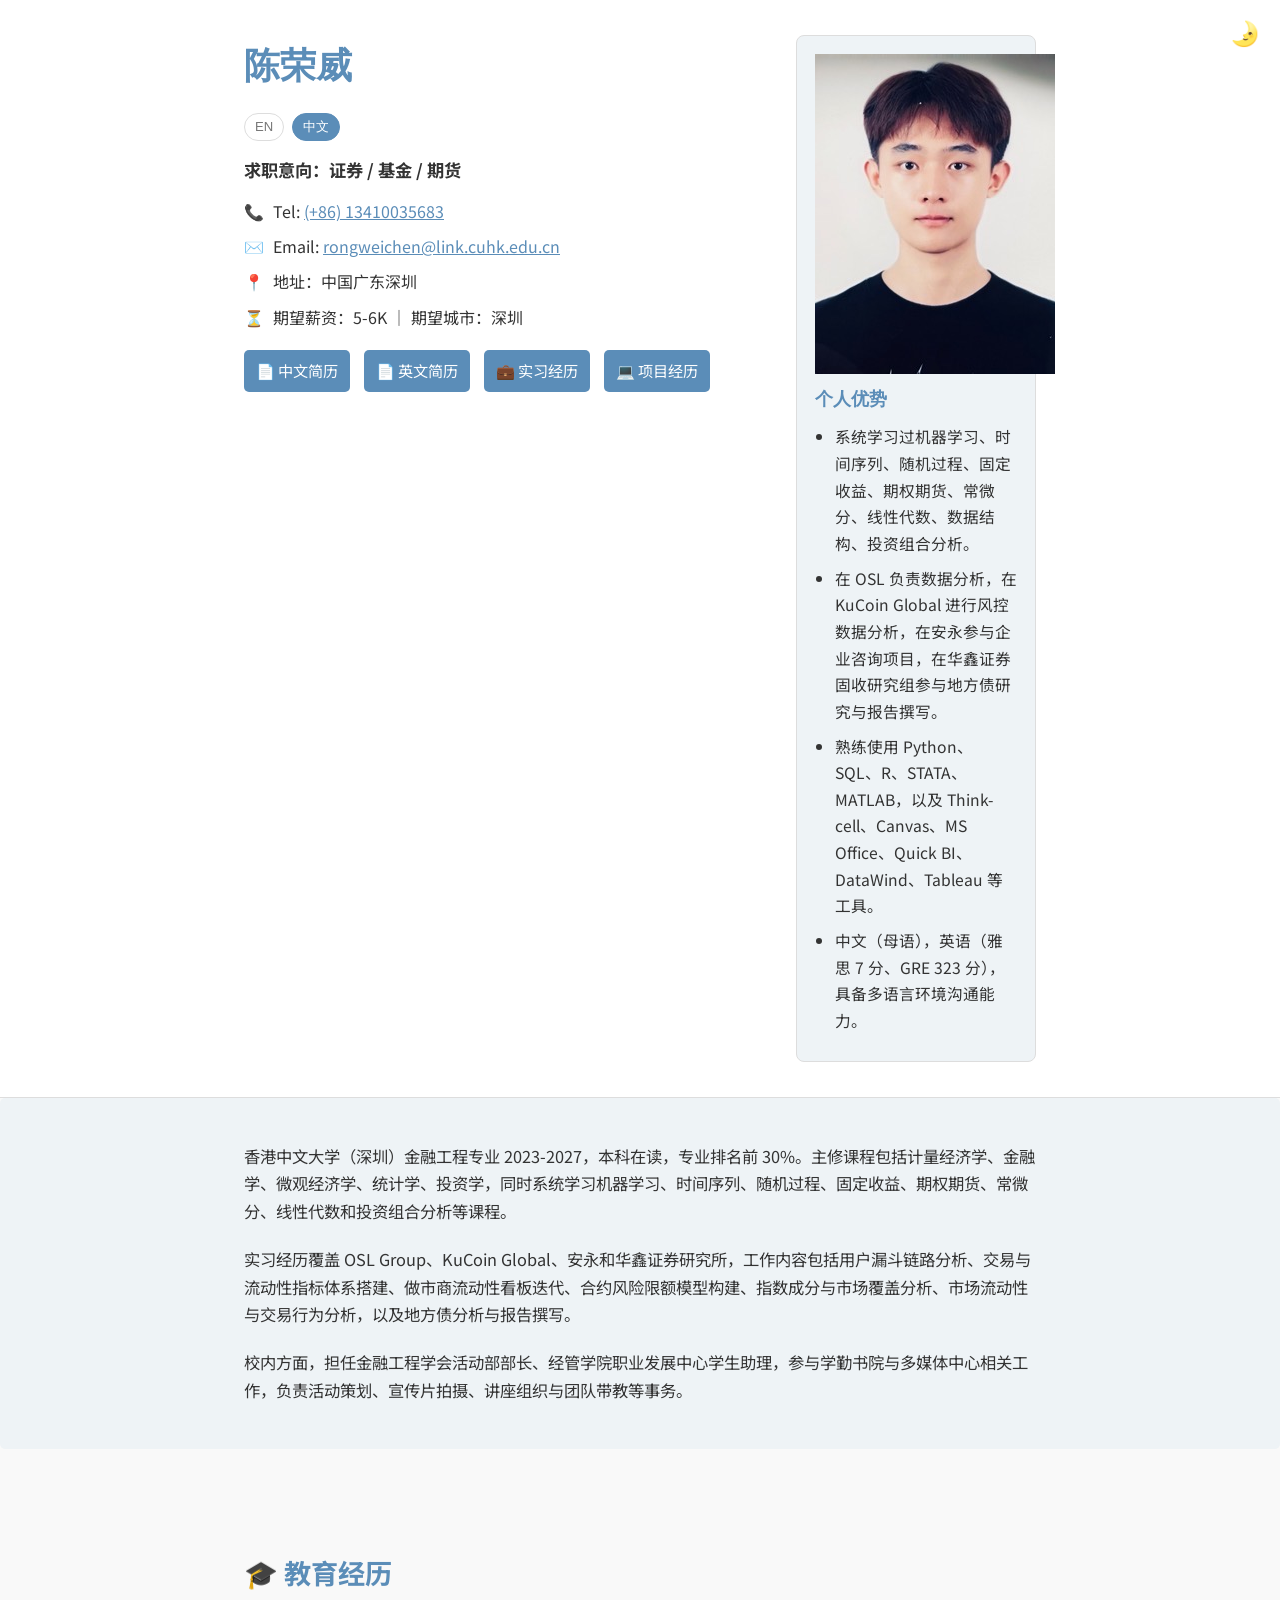
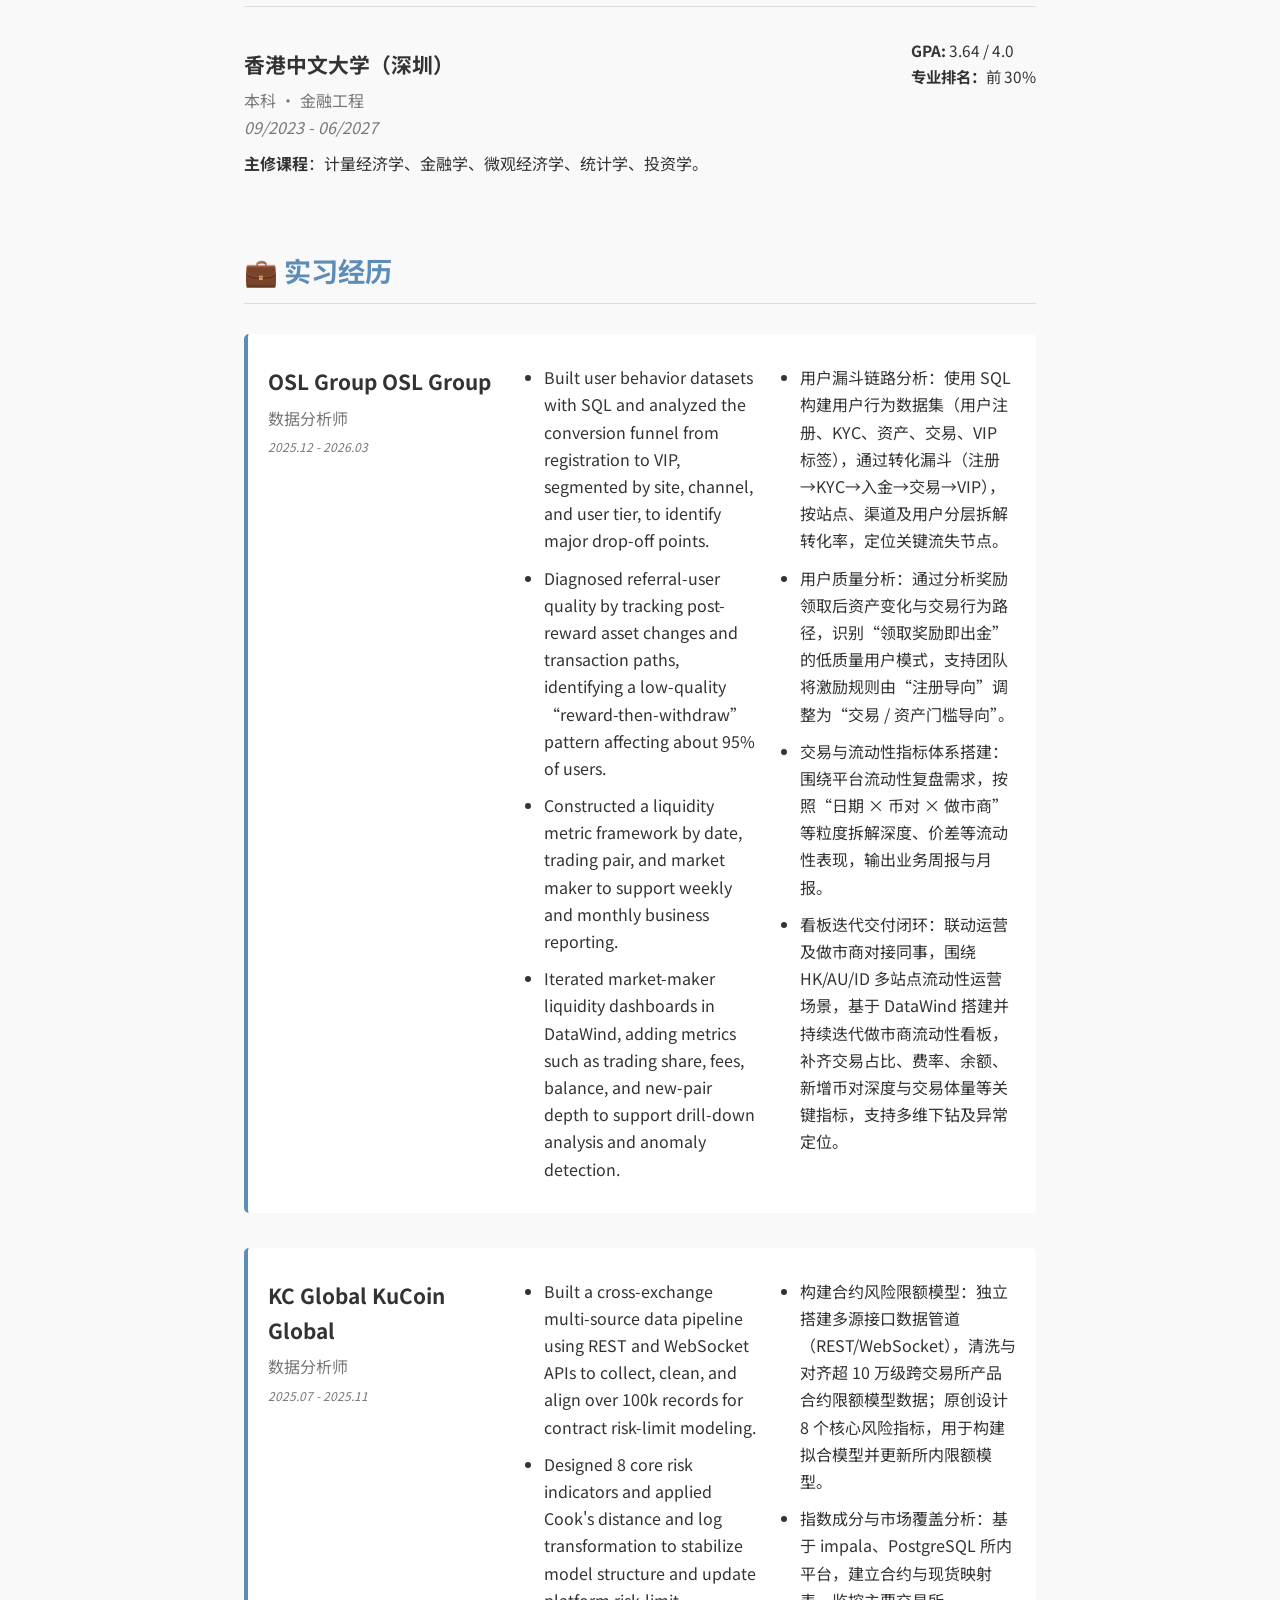
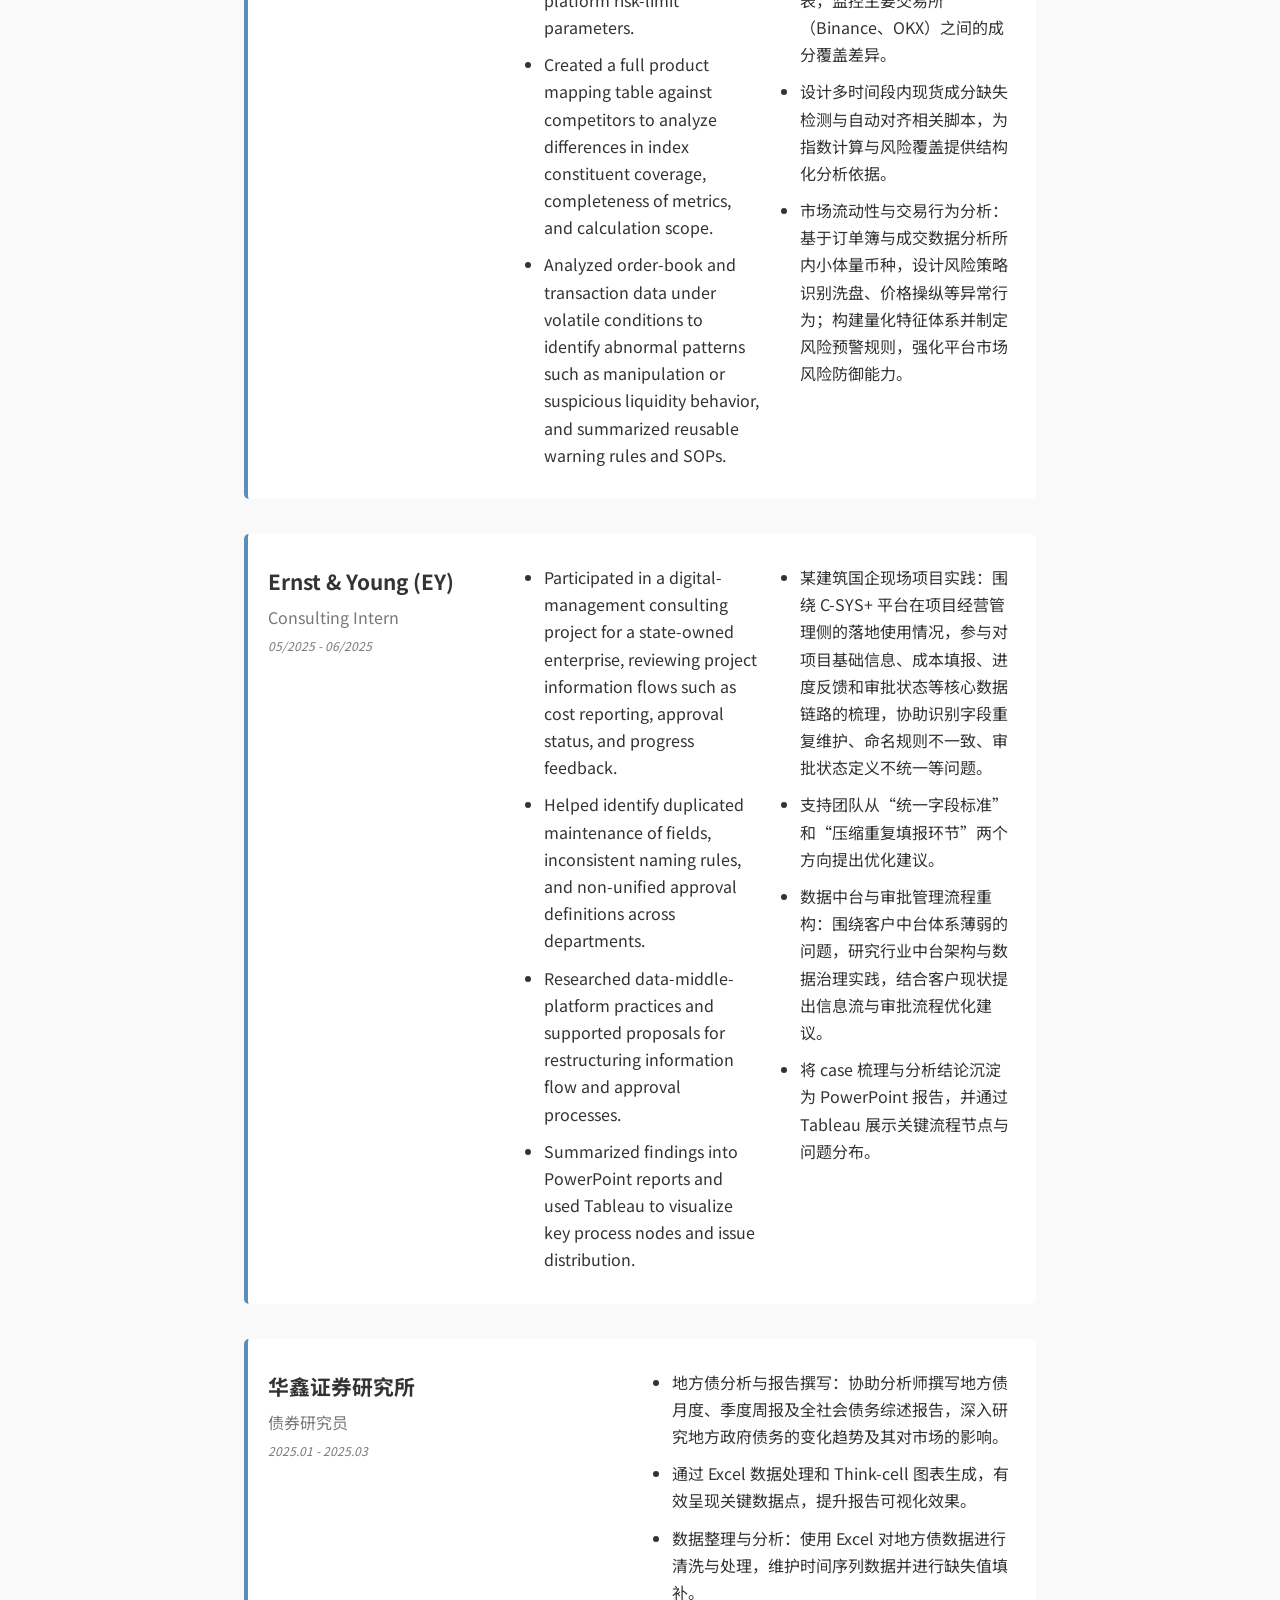
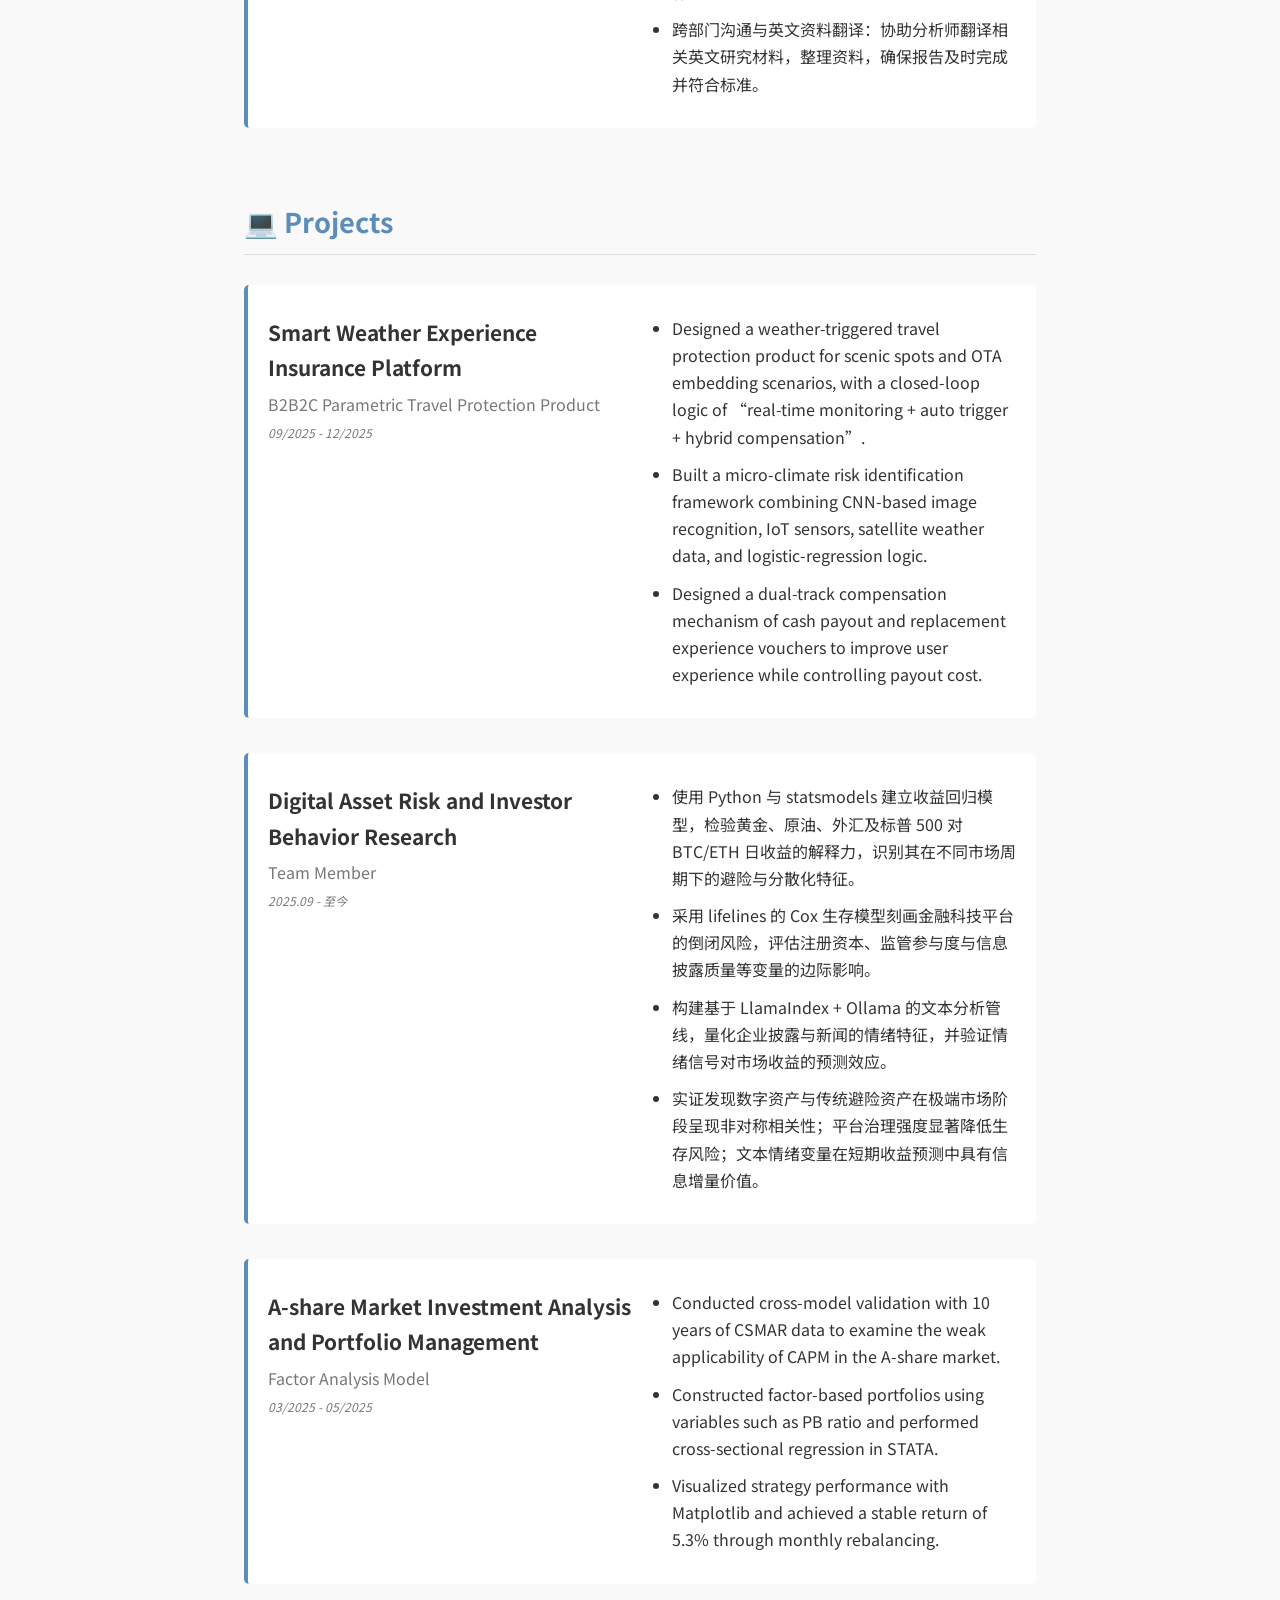
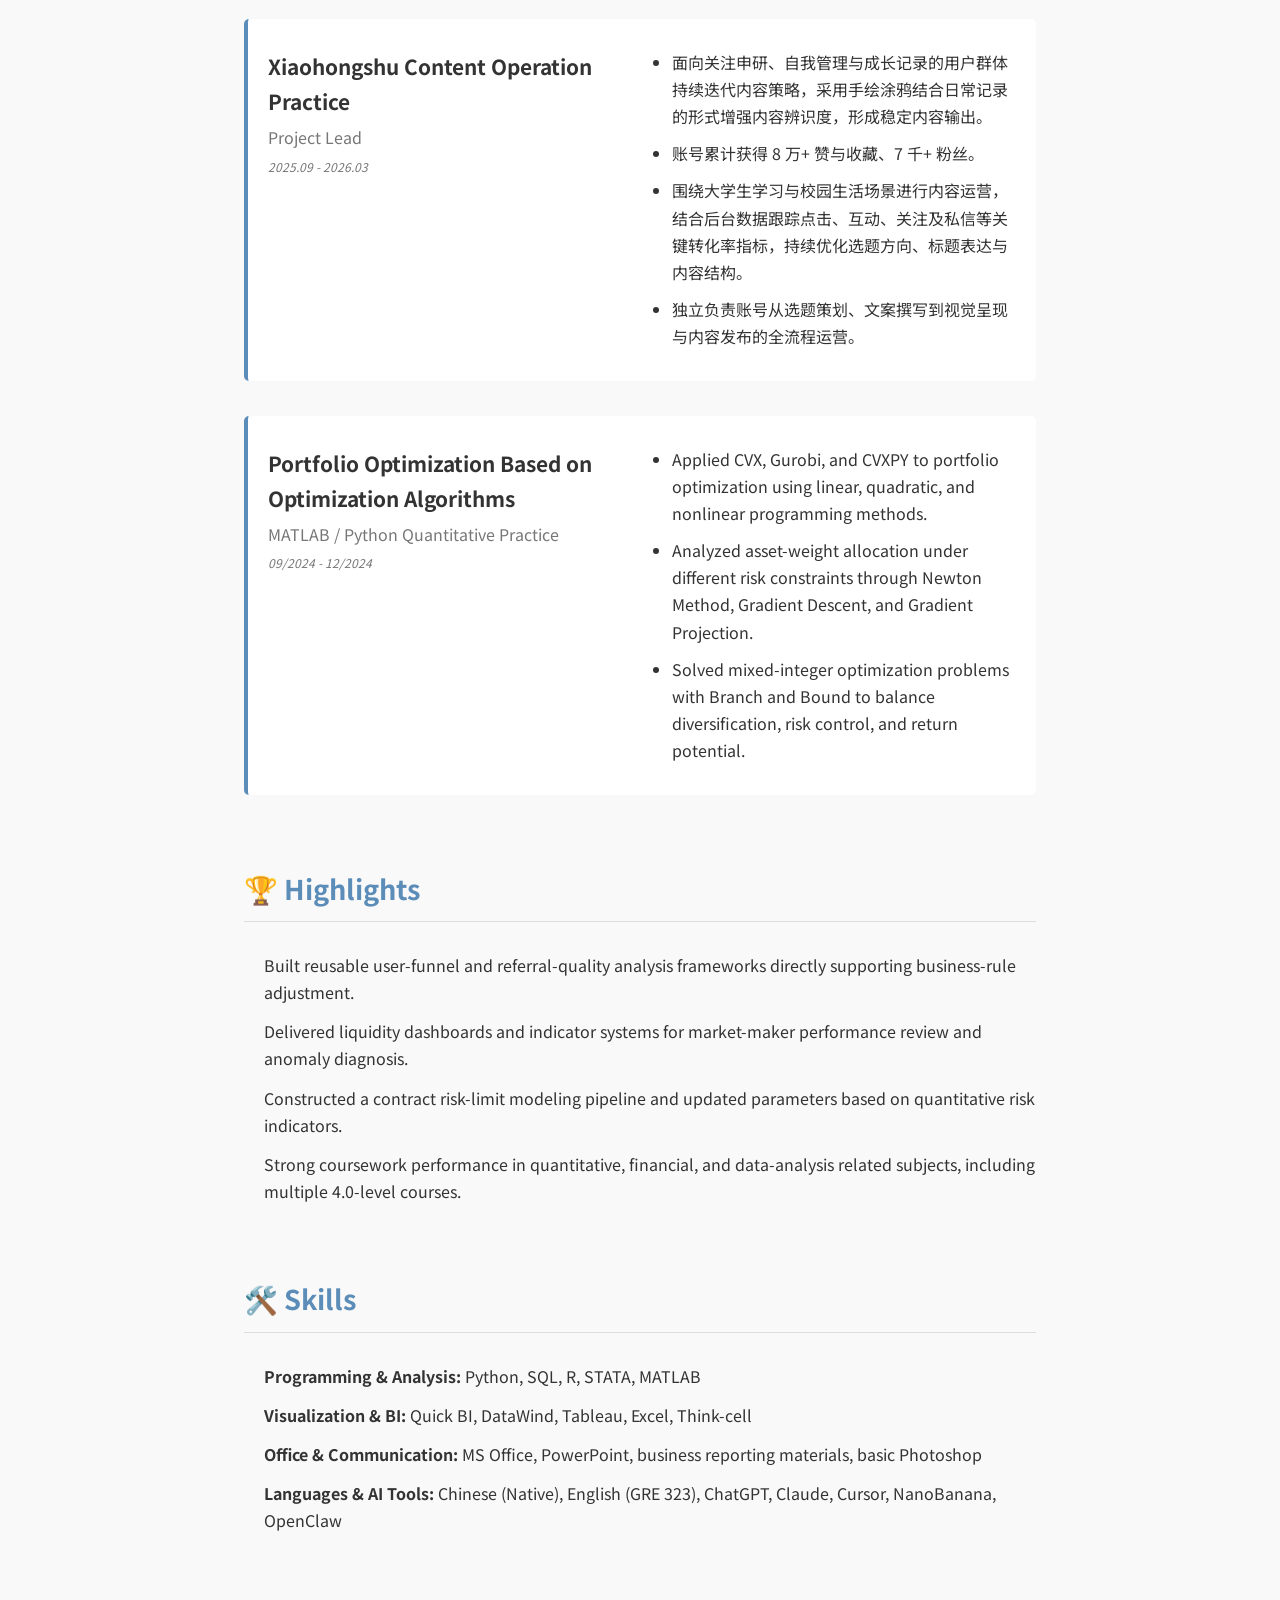
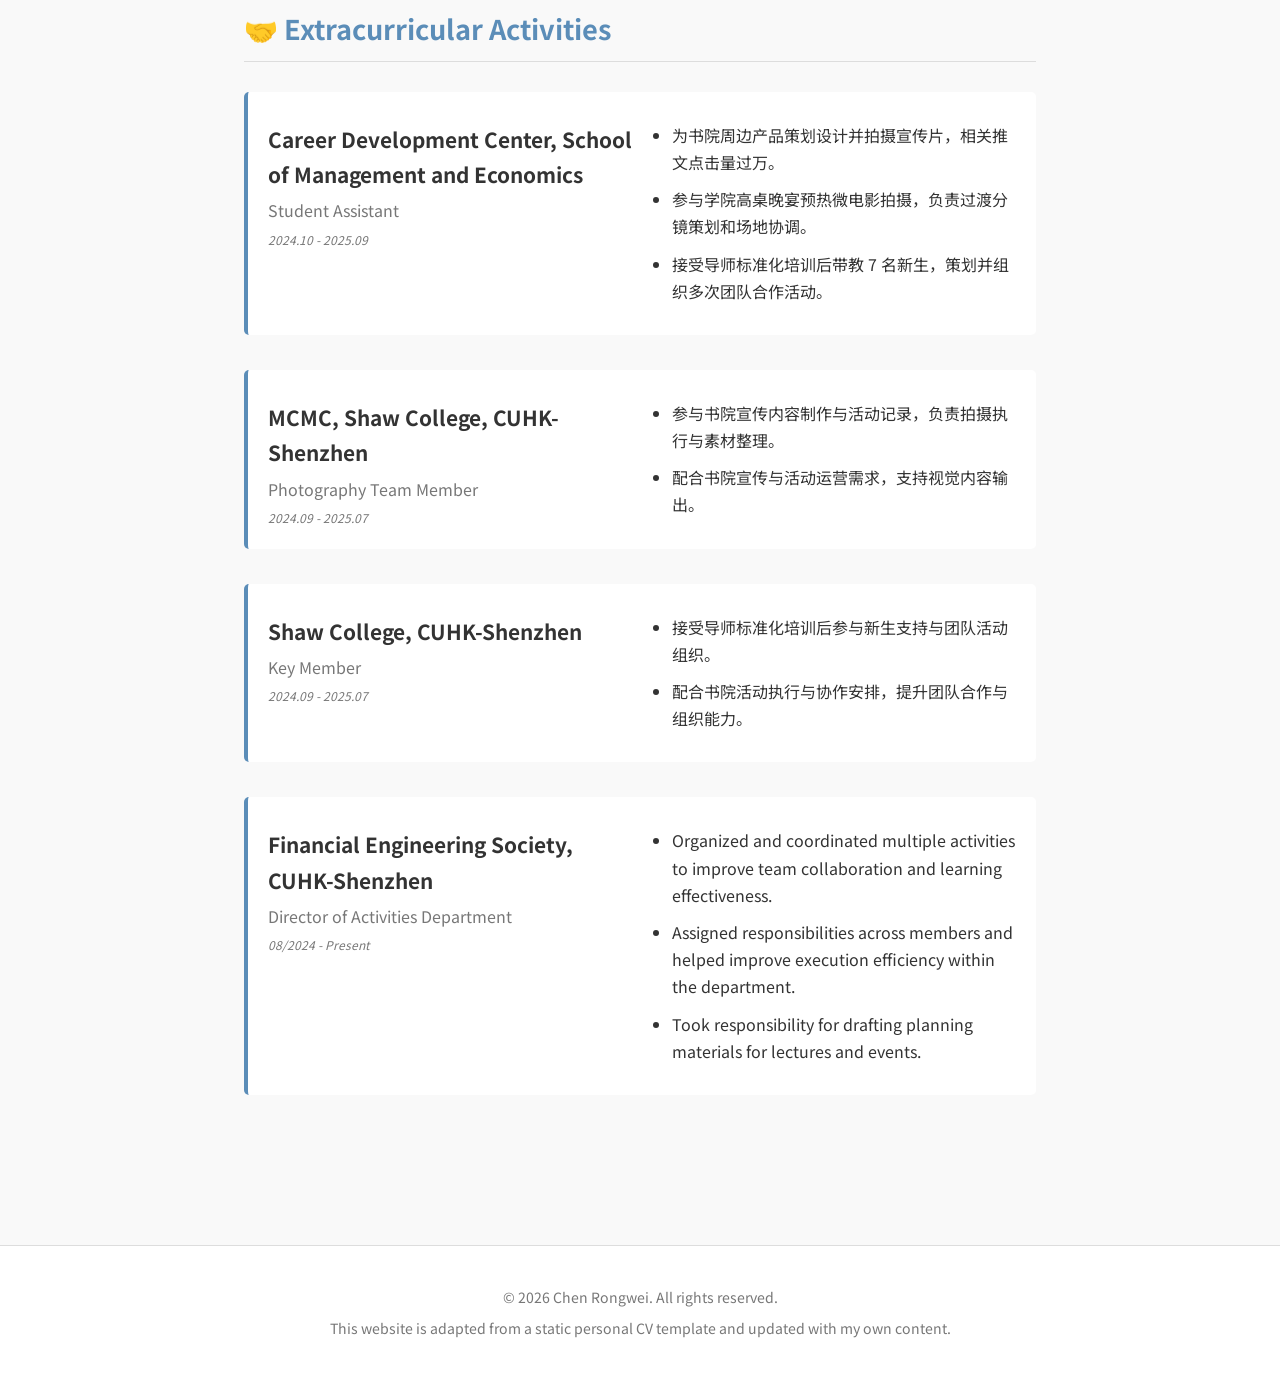
<file: index.html>
<!DOCTYPE html>
<html lang="zh-CN">
<head>
    <meta charset="UTF-8">
    <meta name="viewport" content="width=device-width, initial-scale=1.0">
    <title>陈荣威 | Personal CV</title>
    <meta name="description" content="陈荣威个人简历网站">
    <link rel="stylesheet" href="styles.css">
    <link rel="preconnect" href="https://fonts.googleapis.com">
    <link rel="preconnect" href="https://fonts.gstatic.com" crossorigin>
    <link href="https://fonts.googleapis.com/css2?family=Noto+Sans+SC:wght@400;500;700;800&family=Libre+Baskerville:wght@700&display=swap" rel="stylesheet">
    <link rel="apple-touch-icon" sizes="180x180" href="images/favicon/apple-touch-icon.png">
    <link rel="icon" type="image/png" sizes="32x32" href="images/favicon/favicon-32x32.png">
    <link rel="icon" type="image/png" sizes="16x16" href="images/favicon/favicon-16x16.png">
    <link rel="manifest" href="images/favicon/site.webmanifest">
</head>
<body>
    <header>
        <div class="container header-container">
            <button id="theme-toggle" class="theme-toggle">🌛</button>
            <div class="profile-info">
                <h1>
                    <span data-lang="en">Chen Rongwei <span class="chinese-name">(陈荣威)</span></span>
                    <span data-lang="zh">陈荣威</span>
                </h1>
                <div class="language-switcher">
                    <button id="lang-en" class="lang-button" type="button">EN</button>
                    <button id="lang-zh" class="lang-button active" type="button">中文</button>
                </div>
                <p class="subtitle">
                    <b data-lang="en" style="display:none;">Product-Oriented Data Analysis / Risk Control / Strategy Research</b>
                    <b data-lang="zh">求职意向：证券 / 基金 / 期货</b>
                </p>
                <p><span class="icon">📞</span> Tel: <a href="tel:+8613410035683">(+86) 13410035683</a></p>
                <p><span class="icon">✉️</span> Email: <a href="mailto:rongweichen@link.cuhk.edu.cn">rongweichen@link.cuhk.edu.cn</a></p>
                <p>
                    <span class="icon">📍</span>
                    <span data-lang="en" style="display:none;">Address: Shenzhen, Guangdong, China</span>
                    <span data-lang="zh">地址：中国广东深圳</span>
                </p>
                <p>
                    <span class="icon">⏳</span>
                    <span data-lang="en" style="display:none;">Internship Availability: From March 2026 for 6 months</span>
                    <span data-lang="zh">期望薪资：5-6K ｜ 期望城市：深圳</span>
                </p>
                <div class="links">
                    <a href="files/resume-cn.pdf" target="_blank" class="button">
                        <span data-lang="en" style="display:none;">📄 Chinese Resume</span>
                        <span data-lang="zh">📄 中文简历</span>
                    </a>
                    <a href="files/resume-en.pdf" target="_blank" class="button">
                        <span data-lang="en" style="display:none;">📄 English Resume</span>
                        <span data-lang="zh">📄 英文简历</span>
                    </a>
                    <a href="#experience" class="button">
                        <span data-lang="en" style="display:none;">💼 Experience</span>
                        <span data-lang="zh">💼 实习经历</span>
                    </a>
                    <a href="#projects" class="button">
                        <span data-lang="en" style="display:none;">💻 Projects</span>
                        <span data-lang="zh">💻 项目经历</span>
                    </a>
                </div>
            </div>
            <div class="summary-panel">
                <img src="images/profile.jpg" alt="陈荣威证件照" class="profile-photo">
                <h3>
                    <span data-lang="en" style="display:none;">Quick Profile</span>
                    <span data-lang="zh">个人优势</span>
                </h3>
                <ul data-lang="en" style="display:none;">
                    <li>Undergraduate at CUHK-Shenzhen</li>
                    <li>Internship experience in OSL, KC Global, and EY</li>
                    <li>Skilled in SQL, Python, Tableau, and DataWind</li>
                    <li>Interested in product analytics, risk strategy, and data-driven decision making</li>
                </ul>
                <ul data-lang="zh">
                    <li>系统学习过机器学习、时间序列、随机过程、固定收益、期权期货、常微分、线性代数、数据结构、投资组合分析。</li>
                    <li>在 OSL 负责数据分析，在 KuCoin Global 进行风控数据分析，在安永参与企业咨询项目，在华鑫证券固收研究组参与地方债研究与报告撰写。</li>
                    <li>熟练使用 Python、SQL、R、STATA、MATLAB，以及 Think-cell、Canvas、MS Office、Quick BI、DataWind、Tableau 等工具。</li>
                    <li>中文（母语），英语（雅思 7 分、GRE 323 分），具备多语言环境沟通能力。</li>
                </ul>
            </div>
        </div>
    </header>

    <script>
        document.getElementById('theme-toggle').addEventListener('click', () => {
            document.documentElement.classList.toggle('dark-theme');
            const isDark = document.documentElement.classList.contains('dark-theme');
            document.getElementById('theme-toggle').textContent = isDark ? '🌞' : '🌛';
        });

        const langButtons = {
            en: document.getElementById('lang-en'),
            zh: document.getElementById('lang-zh')
        };

        function setLanguage(lang) {
            document.querySelectorAll('[data-lang]').forEach((node) => {
                node.style.display = node.getAttribute('data-lang') === lang ? '' : 'none';
            });

            Object.entries(langButtons).forEach(([key, button]) => {
                button.classList.toggle('active', key === lang);
            });

            document.documentElement.lang = lang === 'zh' ? 'zh-CN' : 'en';
        }

        langButtons.en.addEventListener('click', () => setLanguage('en'));
        langButtons.zh.addEventListener('click', () => setLanguage('zh'));
        setLanguage('zh');
    </script>

    <section class="intro">
        <div class="container">
            <p data-lang="en" style="display:none;">
                I am Chen Rongwei, an undergraduate student at <a href="https://www.cuhk.edu.cn/en" target="_blank">The Chinese University of Hong Kong, Shenzhen</a>. My background combines data analysis, risk control, consulting, and quantitative research. I am especially interested in turning ambiguous business questions into clear metrics, reliable data pipelines, and usable dashboards or analytical frameworks.
            </p>
            <p data-lang="zh">
                香港中文大学（深圳）金融工程专业 2023-2027，本科在读，专业排名前 30%。主修课程包括计量经济学、金融学、微观经济学、统计学、投资学，同时系统学习机器学习、时间序列、随机过程、固定收益、期权期货、常微分、线性代数和投资组合分析等课程。
            </p>
            <p data-lang="en" style="display:none;">
                During internships at <b>OSL Group</b>, <b>KC Global</b>, and <b>EY</b>, I worked on user funnel analysis, referral quality diagnosis, market liquidity evaluation, risk limit modeling, process optimization, and reporting. Compared with purely academic resume pages, I want this website to present my experience in a way that highlights business understanding, analytical execution, and product-minded delivery.
            </p>
            <p data-lang="zh">
                实习经历覆盖 OSL Group、KuCoin Global、安永和华鑫证券研究所，工作内容包括用户漏斗链路分析、交易与流动性指标体系搭建、做市商流动性看板迭代、合约风险限额模型构建、指数成分与市场覆盖分析、市场流动性与交易行为分析，以及地方债分析与报告撰写。
            </p>
            <p data-lang="en" style="display:none;">
                My long-term goal is to grow toward roles in product analytics, business analysis, and risk strategy, where data is not only used for explanation, but also for building decision systems and improving products continuously.
            </p>
            <p data-lang="zh">
                校内方面，担任金融工程学会活动部部长、经管学院职业发展中心学生助理，参与学勤书院与多媒体中心相关工作，负责活动策划、宣传片拍摄、讲座组织与团队带教等事务。
            </p>
        </div>
    </section>

    <main>
        <div class="container">
            <section id="education">
                <h2>
                    <span data-lang="en" style="display:none;">🎓 Education</span>
                    <span data-lang="zh">🎓 教育经历</span>
                </h2>
                <div class="education-item">
                    <div class="education-header">
                        <div class="details">
                            <h3>
                                <span data-lang="en" style="display:none;">The Chinese University of Hong Kong, Shenzhen</span>
                                <span data-lang="zh">香港中文大学（深圳）</span>
                            </h3>
                            <p data-lang="en" style="display:none;">Bachelor's Degree, Quantitative / Data-Science Related Track</p>
                            <p data-lang="zh">本科 · 金融工程</p>
                            <p class="date">09/2023 - 06/2027</p>
                        </div>
                        <div class="education-info">
                            <p><strong>GPA:</strong> 3.64 / 4.0</p>
                            <p data-lang="en" style="display:none;"><strong>Ranking:</strong> Top 30% in School of Science and Engineering</p>
                            <p data-lang="zh"><strong>专业排名：</strong>前 30%</p>
                        </div>
                    </div>
                    <div class="education-introduction">
                        <p data-lang="en" style="display:none;"><b>Key Courses</b>: Ordinary Differential Equations, Linear Algebra, FinTech Practice, Fixed Income, Options and Futures, Optimization Theory, Time Series, Stochastic Process, Probability and Mathematical Statistics, Investment Analysis and Portfolio Management, Econometrics, Python Data Structures and Algorithms.</p>
                        <p data-lang="zh"><b>主修课程</b>：计量经济学、金融学、微观经济学、统计学、投资学。</p>
                    </div>
                </div>
            </section>

            <section id="experience">
                <h2>
                    <span data-lang="en" style="display:none;">💼 Internship Experience</span>
                    <span data-lang="zh">💼 实习经历</span>
                </h2>

                <div class="experience-item">
                    <div class="details">
                        <h3>
                            <span data-lang="en">OSL Group</span>
                            <span data-lang="zh">OSL Group</span>
                        </h3>
                        <p data-lang="en" style="display:none;">Data Analysis Intern</p>
                        <p data-lang="zh">数据分析师</p>
                        <p class="date">2025.12 - 2026.03</p>
                    </div>
                    <div class="content" data-lang="en">
                        <ul>
                            <li>Built user behavior datasets with SQL and analyzed the conversion funnel from registration to VIP, segmented by site, channel, and user tier, to identify major drop-off points.</li>
                            <li>Diagnosed referral-user quality by tracking post-reward asset changes and transaction paths, identifying a low-quality “reward-then-withdraw” pattern affecting about 95% of users.</li>
                            <li>Constructed a liquidity metric framework by date, trading pair, and market maker to support weekly and monthly business reporting.</li>
                            <li>Iterated market-maker liquidity dashboards in DataWind, adding metrics such as trading share, fees, balance, and new-pair depth to support drill-down analysis and anomaly detection.</li>
                        </ul>
                    </div>
                    <div class="content" data-lang="zh">
                        <ul>
                            <li>用户漏斗链路分析：使用 SQL 构建用户行为数据集（用户注册、KYC、资产、交易、VIP 标签），通过转化漏斗（注册→KYC→入金→交易→VIP），按站点、渠道及用户分层拆解转化率，定位关键流失节点。</li>
                            <li>用户质量分析：通过分析奖励领取后资产变化与交易行为路径，识别“领取奖励即出金”的低质量用户模式，支持团队将激励规则由“注册导向”调整为“交易 / 资产门槛导向”。</li>
                            <li>交易与流动性指标体系搭建：围绕平台流动性复盘需求，按照“日期 × 币对 × 做市商”等粒度拆解深度、价差等流动性表现，输出业务周报与月报。</li>
                            <li>看板迭代交付闭环：联动运营及做市商对接同事，围绕 HK/AU/ID 多站点流动性运营场景，基于 DataWind 搭建并持续迭代做市商流动性看板，补齐交易占比、费率、余额、新增币对深度与交易体量等关键指标，支持多维下钻及异常定位。</li>
                        </ul>
                    </div>
                </div>

                <div class="experience-item">
                    <div class="details">
                        <h3>
                            <span data-lang="en">KC Global</span>
                            <span data-lang="zh">KuCoin Global</span>
                        </h3>
                        <p data-lang="en" style="display:none;">Risk Control Intern</p>
                        <p data-lang="zh">数据分析师</p>
                        <p class="date">2025.07 - 2025.11</p>
                    </div>
                    <div class="content" data-lang="en">
                        <ul>
                            <li>Built a cross-exchange multi-source data pipeline using REST and WebSocket APIs to collect, clean, and align over 100k records for contract risk-limit modeling.</li>
                            <li>Designed 8 core risk indicators and applied Cook's distance and log transformation to stabilize model structure and update platform risk-limit parameters.</li>
                            <li>Created a full product mapping table against competitors to analyze differences in index constituent coverage, completeness of metrics, and calculation scope.</li>
                            <li>Analyzed order-book and transaction data under volatile conditions to identify abnormal patterns such as manipulation or suspicious liquidity behavior, and summarized reusable warning rules and SOPs.</li>
                        </ul>
                    </div>
                    <div class="content" data-lang="zh">
                        <ul>
                            <li>构建合约风险限额模型：独立搭建多源接口数据管道（REST/WebSocket），清洗与对齐超 10 万级跨交易所产品合约限额模型数据；原创设计 8 个核心风险指标，用于构建拟合模型并更新所内限额模型。</li>
                            <li>指数成分与市场覆盖分析：基于 impala、PostgreSQL 所内平台，建立合约与现货映射表，监控主要交易所（Binance、OKX）之间的成分覆盖差异。</li>
                            <li>设计多时间段内现货成分缺失检测与自动对齐相关脚本，为指数计算与风险覆盖提供结构化分析依据。</li>
                            <li>市场流动性与交易行为分析：基于订单簿与成交数据分析所内小体量币种，设计风险策略识别洗盘、价格操纵等异常行为；构建量化特征体系并制定风险预警规则，强化平台市场风险防御能力。</li>
                        </ul>
                    </div>
                </div>

                <div class="experience-item">
                    <div class="details">
                        <h3>
                            <span data-lang="en">Ernst &amp; Young (EY)</span>
                            <span data-lang="zh" style="display:none;">安永</span>
                        </h3>
                        <p data-lang="en">Consulting Intern</p>
                        <p data-lang="zh" style="display:none;">企业咨询实习生</p>
                        <p class="date">05/2025 - 06/2025</p>
                    </div>
                    <div class="content" data-lang="en">
                        <ul>
                            <li>Participated in a digital-management consulting project for a state-owned enterprise, reviewing project information flows such as cost reporting, approval status, and progress feedback.</li>
                            <li>Helped identify duplicated maintenance of fields, inconsistent naming rules, and non-unified approval definitions across departments.</li>
                            <li>Researched data-middle-platform practices and supported proposals for restructuring information flow and approval processes.</li>
                            <li>Summarized findings into PowerPoint reports and used Tableau to visualize key process nodes and issue distribution.</li>
                        </ul>
                    </div>
                    <div class="content" data-lang="zh">
                        <ul>
                            <li>某建筑国企现场项目实践：围绕 C-SYS+ 平台在项目经营管理侧的落地使用情况，参与对项目基础信息、成本填报、进度反馈和审批状态等核心数据链路的梳理，协助识别字段重复维护、命名规则不一致、审批状态定义不统一等问题。</li>
                            <li>支持团队从“统一字段标准”和“压缩重复填报环节”两个方向提出优化建议。</li>
                            <li>数据中台与审批管理流程重构：围绕客户中台体系薄弱的问题，研究行业中台架构与数据治理实践，结合客户现状提出信息流与审批流程优化建议。</li>
                            <li>将 case 梳理与分析结论沉淀为 PowerPoint 报告，并通过 Tableau 展示关键流程节点与问题分布。</li>
                        </ul>
                    </div>
                </div>

                <div class="experience-item">
                    <div class="details">
                        <h3>
                            <span data-lang="en" style="display:none;">Huaxin Securities Research Institute</span>
                            <span data-lang="zh">华鑫证券研究所</span>
                        </h3>
                        <p data-lang="en" style="display:none;">Bond Researcher</p>
                        <p data-lang="zh">债券研究员</p>
                        <p class="date">2025.01 - 2025.03</p>
                    </div>
                    <div class="content" data-lang="zh">
                        <ul>
                            <li>地方债分析与报告撰写：协助分析师撰写地方债月度、季度周报及全社会债务综述报告，深入研究地方政府债务的变化趋势及其对市场的影响。</li>
                            <li>通过 Excel 数据处理和 Think-cell 图表生成，有效呈现关键数据点，提升报告可视化效果。</li>
                            <li>数据整理与分析：使用 Excel 对地方债数据进行清洗与处理，维护时间序列数据并进行缺失值填补。</li>
                            <li>跨部门沟通与英文资料翻译：协助分析师翻译相关英文研究材料，整理资料，确保报告及时完成并符合标准。</li>
                        </ul>
                    </div>
                </div>
            </section>

            <section id="projects">
                <h2>
                    <span data-lang="en">💻 Projects</span>
                    <span data-lang="zh" style="display:none;">💻 项目经历</span>
                </h2>

                <div class="project-item">
                    <div class="details">
                        <h3>
                            <span data-lang="en">Smart Weather Experience Insurance Platform</span>
                            <span data-lang="zh" style="display:none;">气象触发型旅游保障平台</span>
                        </h3>
                        <p data-lang="en">B2B2C Parametric Travel Protection Product</p>
                        <p data-lang="zh" style="display:none;">B2B2C 气象触发型旅游保障平台</p>
                        <p class="date">09/2025 - 12/2025</p>
                    </div>
                    <div class="content" data-lang="en">
                        <ul>
                            <li>Designed a weather-triggered travel protection product for scenic spots and OTA embedding scenarios, with a closed-loop logic of “real-time monitoring + auto trigger + hybrid compensation”.</li>
                            <li>Built a micro-climate risk identification framework combining CNN-based image recognition, IoT sensors, satellite weather data, and logistic-regression logic.</li>
                            <li>Designed a dual-track compensation mechanism of cash payout and replacement experience vouchers to improve user experience while controlling payout cost.</li>
                        </ul>
                    </div>
                    <div class="content" data-lang="zh" style="display:none;">
                        <ul>
                            <li>面向景区与 OTA（在线旅游平台）嵌入式销售场景，设计 B2B2C 参数型旅游保障产品，围绕天气导致的“体验受损”问题，构建“实时监测 + 自动触发 + 混合赔付”的产品闭环。</li>
                            <li>搭建微气候风险识别与触发判断框架，融合卷积神经网络图像识别、物联网传感器、卫星气象数据与逻辑回归方法，对能见度、降雨、云层等条件进行判别。</li>
                            <li>设计用户侧保障方案推荐与赔付分流机制，提出“现金赔付 + 替代体验券”双轨方案，在控制赔付成本的同时提升用户体验修复能力。</li>
                        </ul>
                    </div>
                </div>

                <div class="project-item">
                    <div class="details">
                        <h3>
                            <span data-lang="en">Digital Asset Risk and Investor Behavior Research</span>
                            <span data-lang="zh" style="display:none;">基于多源数据的数字资产风险与投资者行为研究</span>
                        </h3>
                        <p data-lang="en">Team Member</p>
                        <p data-lang="zh" style="display:none;">组员</p>
                        <p class="date">2025.09 - 至今</p>
                    </div>
                    <div class="content" data-lang="zh">
                        <ul>
                            <li>使用 Python 与 statsmodels 建立收益回归模型，检验黄金、原油、外汇及标普 500 对 BTC/ETH 日收益的解释力，识别其在不同市场周期下的避险与分散化特征。</li>
                            <li>采用 lifelines 的 Cox 生存模型刻画金融科技平台的倒闭风险，评估注册资本、监管参与度与信息披露质量等变量的边际影响。</li>
                            <li>构建基于 LlamaIndex + Ollama 的文本分析管线，量化企业披露与新闻的情绪特征，并验证情绪信号对市场收益的预测效应。</li>
                            <li>实证发现数字资产与传统避险资产在极端市场阶段呈现非对称相关性；平台治理强度显著降低生存风险；文本情绪变量在短期收益预测中具有信息增量价值。</li>
                        </ul>
                    </div>
                </div>

                <div class="project-item">
                    <div class="details">
                        <h3>
                            <span data-lang="en">A-share Market Investment Analysis and Portfolio Management</span>
                            <span data-lang="zh" style="display:none;">A股市场投资分析与组合管理</span>
                        </h3>
                        <p data-lang="en">Factor Analysis Model</p>
                        <p data-lang="zh" style="display:none;">因子分析模型</p>
                        <p class="date">03/2025 - 05/2025</p>
                    </div>
                    <div class="content" data-lang="en">
                        <ul>
                            <li>Conducted cross-model validation with 10 years of CSMAR data to examine the weak applicability of CAPM in the A-share market.</li>
                            <li>Constructed factor-based portfolios using variables such as PB ratio and performed cross-sectional regression in STATA.</li>
                            <li>Visualized strategy performance with Matplotlib and achieved a stable return of 5.3% through monthly rebalancing.</li>
                        </ul>
                    </div>
                    <div class="content" data-lang="zh" style="display:none;">
                        <ul>
                            <li>基于 A 股数据做交叉模型验证：分析 CSMAR 金融数据库 10 年数据集，交叉验证论文结论中 CAPM 模型在 A 股市场上的弱适用性，完成风险系数与股票投资组合回报关系的研报复现。</li>
                            <li>分析 CSMAR 金融数据库中 A 股数据，验证 CAPM 模型在 A 股市场的适用性，并基于因子回测模型构建投资组合，采用 STATA 语言进行横截面回归分析，得出基于市净率等因子的投资策略。</li>
                            <li>实现 5.3% 的稳健收益率，并使用 Matplotlib 进行数据可视化展示，支持投资策略效果分析与决策。</li>
                        </ul>
                    </div>
                </div>

                <div class="project-item">
                    <div class="details">
                        <h3>
                            <span data-lang="en">Xiaohongshu Content Operation Practice</span>
                            <span data-lang="zh" style="display:none;">小红书账号运营实践</span>
                        </h3>
                        <p data-lang="en">Project Lead</p>
                        <p data-lang="zh" style="display:none;">负责人</p>
                        <p class="date">2025.09 - 2026.03</p>
                    </div>
                    <div class="content" data-lang="zh">
                        <ul>
                            <li>面向关注申研、自我管理与成长记录的用户群体持续迭代内容策略，采用手绘涂鸦结合日常记录的形式增强内容辨识度，形成稳定内容输出。</li>
                            <li>账号累计获得 8 万+ 赞与收藏、7 千+ 粉丝。</li>
                            <li>围绕大学生学习与校园生活场景进行内容运营，结合后台数据跟踪点击、互动、关注及私信等关键转化率指标，持续优化选题方向、标题表达与内容结构。</li>
                            <li>独立负责账号从选题策划、文案撰写到视觉呈现与内容发布的全流程运营。</li>
                        </ul>
                    </div>
                </div>

                <div class="project-item">
                    <div class="details">
                        <h3>
                            <span data-lang="en">Portfolio Optimization Based on Optimization Algorithms</span>
                            <span data-lang="zh" style="display:none;">基于优化算法的资产配置</span>
                        </h3>
                        <p data-lang="en">MATLAB / Python Quantitative Practice</p>
                        <p data-lang="zh" style="display:none;">优化算法实践项目</p>
                        <p class="date">09/2024 - 12/2024</p>
                    </div>
                    <div class="content" data-lang="en">
                        <ul>
                            <li>Applied CVX, Gurobi, and CVXPY to portfolio optimization using linear, quadratic, and nonlinear programming methods.</li>
                            <li>Analyzed asset-weight allocation under different risk constraints through Newton Method, Gradient Descent, and Gradient Projection.</li>
                            <li>Solved mixed-integer optimization problems with Branch and Bound to balance diversification, risk control, and return potential.</li>
                        </ul>
                    </div>
                    <div class="content" data-lang="zh" style="display:none;">
                        <ul>
                            <li>使用 MATLAB（CVX、Gurobi）和 Python（CVXPY）进行资产组合优化实践，尝试通过线性规划和二次规划实现风险最小化与收益最大化。</li>
                            <li>通过 Newton Method、Gradient Descent 与 Gradient Projection 分析不同风险约束下的资产权重配置及其对投资组合表现的影响。</li>
                            <li>利用 Branch and Bound 处理混合整数优化问题，通过设置严格投资比例约束实现投资分散化，在风险与收益之间取得平衡。</li>
                        </ul>
                    </div>
                </div>
            </section>

            <section>
                <h2>
                    <span data-lang="en">🏆 Highlights</span>
                    <span data-lang="zh" style="display:none;">🏆 核心亮点</span>
                </h2>
                <ul class="awards-list" data-lang="en">
                    <li>Built reusable user-funnel and referral-quality analysis frameworks directly supporting business-rule adjustment.</li>
                    <li>Delivered liquidity dashboards and indicator systems for market-maker performance review and anomaly diagnosis.</li>
                    <li>Constructed a contract risk-limit modeling pipeline and updated parameters based on quantitative risk indicators.</li>
                    <li>Strong coursework performance in quantitative, financial, and data-analysis related subjects, including multiple 4.0-level courses.</li>
                </ul>
                <ul class="awards-list" data-lang="zh" style="display:none;">
                    <li>搭建用户漏斗链路分析与用户质量分析框架，直接支持激励规则由“注册导向”调整为“交易 / 资产门槛导向”。</li>
                    <li>交付做市商流动性看板和交易、流动性指标体系，支持业务周报、月报与异常定位。</li>
                    <li>构建合约风险限额模型数据管道和核心风险指标体系，为平台限额更新提供量化依据。</li>
                    <li>量化、数据分析与产品相关课程成绩突出，常微分、线性代数、金融科技实践、固定收益、期权期货等课程取得 4.0 表现。</li>
                </ul>
            </section>

            <section id="skills">
                <h2>
                    <span data-lang="en">🛠️ Skills</span>
                    <span data-lang="zh" style="display:none;">🛠️ 技能特长</span>
                </h2>
                <ul class="skills-list" data-lang="en">
                    <li><strong>Programming & Analysis:</strong> Python, SQL, R, STATA, MATLAB</li>
                    <li><strong>Visualization & BI:</strong> Quick BI, DataWind, Tableau, Excel, Think-cell</li>
                    <li><strong>Office & Communication:</strong> MS Office, PowerPoint, business reporting materials, basic Photoshop</li>
                    <li><strong>Languages & AI Tools:</strong> Chinese (Native), English (GRE 323), ChatGPT, Claude, Cursor, NanoBanana, OpenClaw</li>
                </ul>
                <ul class="skills-list" data-lang="zh" style="display:none;">
                    <li><strong>编程技能：</strong>Python（Pandas、Matplotlib、Numpy）、SQL、R、STATA、MATLAB</li>
                    <li><strong>数据处理与可视化：</strong>Quick BI、DataWind、Tableau、MS Office、Think-cell、Excel</li>
                    <li><strong>语言能力：</strong>中文（母语）、英语（GRE：323）</li>
                    <li><strong>AI 工具：</strong>熟练使用 ChatGPT、Claude、Cursor、NanoBanana、OpenClaw 提效</li>
                </ul>
            </section>

            <section>
                <h2>
                    <span data-lang="en">🤝 Extracurricular Activities</span>
                    <span data-lang="zh" style="display:none;">🤝 校园活动</span>
                </h2>
                <div class="activity-item">
                    <div class="details">
                        <h3>
                            <span data-lang="en">Career Development Center, School of Management and Economics</span>
                            <span data-lang="zh" style="display:none;">香港中文大学（深圳）经管学院职业发展中心</span>
                        </h3>
                        <p data-lang="en">Student Assistant</p>
                        <p data-lang="zh" style="display:none;">学生助理</p>
                        <p class="date">2024.10 - 2025.09</p>
                    </div>
                    <div class="content" data-lang="zh">
                        <ul>
                            <li>为书院周边产品策划设计并拍摄宣传片，相关推文点击量过万。</li>
                            <li>参与学院高桌晚宴预热微电影拍摄，负责过渡分镜策划和场地协调。</li>
                            <li>接受导师标准化培训后带教 7 名新生，策划并组织多次团队合作活动。</li>
                        </ul>
                    </div>
                </div>

                <div class="activity-item">
                    <div class="details">
                        <h3>
                            <span data-lang="en">MCMC, Shaw College, CUHK-Shenzhen</span>
                            <span data-lang="zh" style="display:none;">香港中文大学（深圳）学勤书院多媒体中心</span>
                        </h3>
                        <p data-lang="en">Photography Team Member</p>
                        <p data-lang="zh" style="display:none;">摄影部部员</p>
                        <p class="date">2024.09 - 2025.07</p>
                    </div>
                    <div class="content" data-lang="zh">
                        <ul>
                            <li>参与书院宣传内容制作与活动记录，负责拍摄执行与素材整理。</li>
                            <li>配合书院宣传与活动运营需求，支持视觉内容输出。</li>
                        </ul>
                    </div>
                </div>

                <div class="activity-item">
                    <div class="details">
                        <h3>
                            <span data-lang="en">Shaw College, CUHK-Shenzhen</span>
                            <span data-lang="zh" style="display:none;">香港中文大学（深圳）学勤书院</span>
                        </h3>
                        <p data-lang="en">Key Member</p>
                        <p data-lang="zh" style="display:none;">重点成员</p>
                        <p class="date">2024.09 - 2025.07</p>
                    </div>
                    <div class="content" data-lang="zh">
                        <ul>
                            <li>接受导师标准化培训后参与新生支持与团队活动组织。</li>
                            <li>配合书院活动执行与协作安排，提升团队合作与组织能力。</li>
                        </ul>
                    </div>
                </div>

                <div class="activity-item">
                    <div class="details">
                        <h3>
                            <span data-lang="en">Financial Engineering Society, CUHK-Shenzhen</span>
                            <span data-lang="zh" style="display:none;">香港中文大学（深圳）金融工程协会</span>
                        </h3>
                        <p data-lang="en">Director of Activities Department</p>
                        <p data-lang="zh" style="display:none;">香港中文大学（深圳）金融工程协会活动部负责人</p>
                        <p class="date">08/2024 - Present</p>
                    </div>
                    <div class="content" data-lang="en">
                        <ul>
                            <li>Organized and coordinated multiple activities to improve team collaboration and learning effectiveness.</li>
                            <li>Assigned responsibilities across members and helped improve execution efficiency within the department.</li>
                            <li>Took responsibility for drafting planning materials for lectures and events.</li>
                        </ul>
                    </div>
                    <div class="content" data-lang="zh" style="display:none;">
                        <ul>
                            <li>组织和协调多场活动，提升团队协作与学习效果。</li>
                            <li>负责成员分工与任务安排，提升部门执行效率。</li>
                            <li>承担多场讲座和活动策划文案的撰写工作。</li>
                        </ul>
                    </div>
                </div>
            </section>
        </div>
    </main>

    <footer>
        <div class="container">
            <p>&copy; 2026 Chen Rongwei. All rights reserved.</p>
            <p data-lang="en">This website is adapted from a static personal CV template and updated with my own content.</p>
            <p data-lang="zh" style="display:none;">本网站基于静态个人简历模板改写，并已替换为我自己的内容。</p>
        </div>
    </footer>
</body>
</html>
</file>
<file: styles.css>
* {
    margin: 0;
    padding: 0;
    box-sizing: border-box;
}

:root {
    --primary: #5b8db8;
    --secondary: #a1c4d0;
    --surface: #fff;
    --emphasis: #eef3f6;
    --text-primary: #333;
    --text-secondary: #777;
    --background: #f9f9f9;
    --link: var(--primary);
    --link-hover: #3c6e91;
    --border: #ddd;
    --transition: 0.3s ease;
}

:root.dark-theme {
    --primary: #7ab3e0;
    --secondary: #88b9c5;
    --surface: #2d2d2d;
    --emphasis: #2d3748;
    --text-primary: #e0e0e0;
    --text-secondary: #a0a0a0;
    --background: #1a1a1a;
    --link: #7ab3e0;
    --link-hover: #a1d1f7;
    --border: #404040;
}

body {
    font-family: 'Noto Sans SC', sans-serif;
    font-weight: 400;
    line-height: 1.7;
    background-color: var(--background);
    color: var(--text-primary);
    font-size: 20px;
    transition: background-color var(--transition), color var(--transition);
}

header {
    background-color: var(--surface);
    padding: 15px 0;
    border-bottom: 1px solid var(--border);
    margin-bottom: 0;
}

a {
    color: var(--link);
}

a:hover {
    color: var(--link-hover);
}

.container {
    width: 65%;
    max-width: 1100px;
    margin: 0 auto;
    padding: 20px;
}

.header-container {
    display: flex;
    justify-content: space-between;
    align-items: flex-start;
    gap: 28px;
}

section {
    margin-bottom: 70px;
}

.theme-toggle {
    position: fixed;
    top: 20px;
    right: 20px;
    background: none;
    border: none;
    font-size: 24px;
    cursor: pointer;
    z-index: 1000;
    transition: transform var(--transition);
    color: var(--text-primary);
}

.theme-toggle:hover {
    transform: scale(1.2);
}

.profile-info {
    flex: 1;
}

.language-switcher {
    display: inline-flex;
    gap: 8px;
    margin-bottom: 14px;
}

.lang-button {
    border: 1px solid var(--border);
    background-color: transparent;
    color: var(--text-secondary);
    padding: 4px 10px;
    border-radius: 999px;
    cursor: pointer;
    font-size: 0.82rem;
    transition: all var(--transition);
}

.lang-button.active {
    background-color: var(--primary);
    color: var(--surface);
    border-color: var(--primary);
}

.profile-info h1 {
    font-size: 2.25rem;
    font-weight: 700;
    margin-bottom: 10px;
    font-family: 'Libre Baskerville', serif;
    color: var(--primary);
}

.profile-info .chinese-name {
    font-weight: 400;
    font-size: 1.65rem;
    color: var(--secondary);
}

.profile-info .subtitle {
    font-size: 1.08rem;
    margin-bottom: 14px;
    color: var(--text-primary);
}

.profile-info p {
    font-size: 1rem;
    margin-bottom: 8px;
    color: var(--text-primary);
}

.profile-info .icon {
    margin-right: 5px;
    color: var(--text-secondary);
}

.links {
    margin-top: 12px;
}

.links a {
    margin-right: 10px;
    margin-bottom: 7px;
}

.button {
    display: inline-block;
    padding: 8px 12px;
    background-color: var(--primary);
    color: var(--surface);
    border-radius: 5px;
    text-decoration: none;
    margin-top: 7px;
    font-size: 0.95rem;
    transition: background-color var(--transition);
}

.button:hover {
    background-color: var(--link-hover);
    color: var(--surface);
}

.summary-panel {
    width: 28%;
    min-width: 240px;
    border: 1px solid var(--border);
    border-radius: 8px;
    padding: 18px;
    background-color: var(--emphasis);
}

.summary-panel h3 {
    margin-bottom: 10px;
    font-size: 1.15rem;
    color: var(--primary);
    font-family: 'Libre Baskerville', serif;
}

.summary-panel ul {
    margin-top: 0;
    padding-left: 20px;
}

.summary-panel li {
    font-size: 0.98rem;
    margin-bottom: 8px;
}

.intro {
    color: var(--text-primary);
    background-color: var(--emphasis);
    padding: 25px 0;
    margin-bottom: 40px;
    border-radius: 5px;
}

.intro p {
    font-size: 1.02rem;
    margin-bottom: 20px;
}

.intro p:last-child {
    margin-bottom: 0;
}

main h2 {
    font-size: 1.7rem;
    margin-top: 70px;
    margin-bottom: 30px;
    border-bottom: 1px solid var(--border);
    padding-bottom: 10px;
    color: var(--primary);
}

main h2:first-of-type {
    margin-top: 40px;
}

.date {
    font-size: 0.88rem;
    font-style: italic;
    color: var(--text-secondary);
    display: block;
}

.education-item .education-header {
    display: flex;
    justify-content: space-between;
    align-items: flex-start;
    gap: 20px;
    font-size: 0.96rem;
}

.education-item {
    margin-bottom: 25px;
}

.education-introduction {
    margin-top: 10px;
}

.education-introduction p {
    font-size: 1rem;
    line-height: 1.6;
}

.experience-item,
.project-item,
.activity-item {
    display: flex;
    justify-content: space-between;
    align-items: flex-start;
    margin-bottom: 35px;
    gap: 20px;
    background-color: var(--surface);
    padding: 20px;
    border-left: 4px solid var(--primary);
    border-radius: 5px;
    font-size: 0.96rem;
}

.experience-item .date,
.project-item .date,
.activity-item .date {
    font-size: 0.75rem;
    margin-top: 5px;
}

.details {
    margin-top: 10px;
    flex: 1;
}

.details h3 {
    font-size: 1.3rem;
    font-weight: 700;
    color: var(--text-primary);
    margin-bottom: 5px;
}

.details p {
    font-size: 1rem;
    color: var(--text-secondary);
}

.content {
    flex: 1;
    display: flex;
    flex-direction: column;
    justify-content: flex-start;
}

.awards-list,
.skills-list {
    list-style-type: none;
    margin-left: 20px;
    padding: 0;
}

.awards-list li,
.skills-list li {
    margin-bottom: 12px;
    font-size: 1rem;
    color: var(--text-primary);
}

ul {
    list-style-type: disc;
    margin-top: 10px;
    padding-left: 20px;
}

ul li {
    margin-bottom: 10px;
    font-size: 1rem;
    color: var(--text-primary);
}

footer {
    background-color: var(--surface);
    text-align: center;
    padding: 20px 0;
    border-top: 1px solid var(--border);
    margin-top: 60px;
    font-size: 0.88rem;
    color: var(--text-secondary);
}

footer p {
    margin-bottom: 7px;
}

@media (max-width: 1080px) {
    .container {
        width: 90%;
        padding: 10px;
    }

    .header-container {
        flex-direction: column;
        align-items: center;
        text-align: center;
    }

    .summary-panel {
        width: 100%;
        min-width: auto;
    }

    .profile-info h1 {
        font-size: 1.85rem;
        text-align: center;
    }

    .details,
    .education-introduction {
        margin-left: 20px;
    }

    .details h3 {
        font-size: 1.15rem;
        margin-bottom: 10px;
    }

    .details p {
        font-size: 0.98rem;
    }

    .education-item,
    .experience-item,
    .project-item,
    .activity-item,
    .education-item .education-header {
        flex-direction: column;
        gap: 10px;
    }

    body {
        line-height: 1.6;
    }
}
</file>
